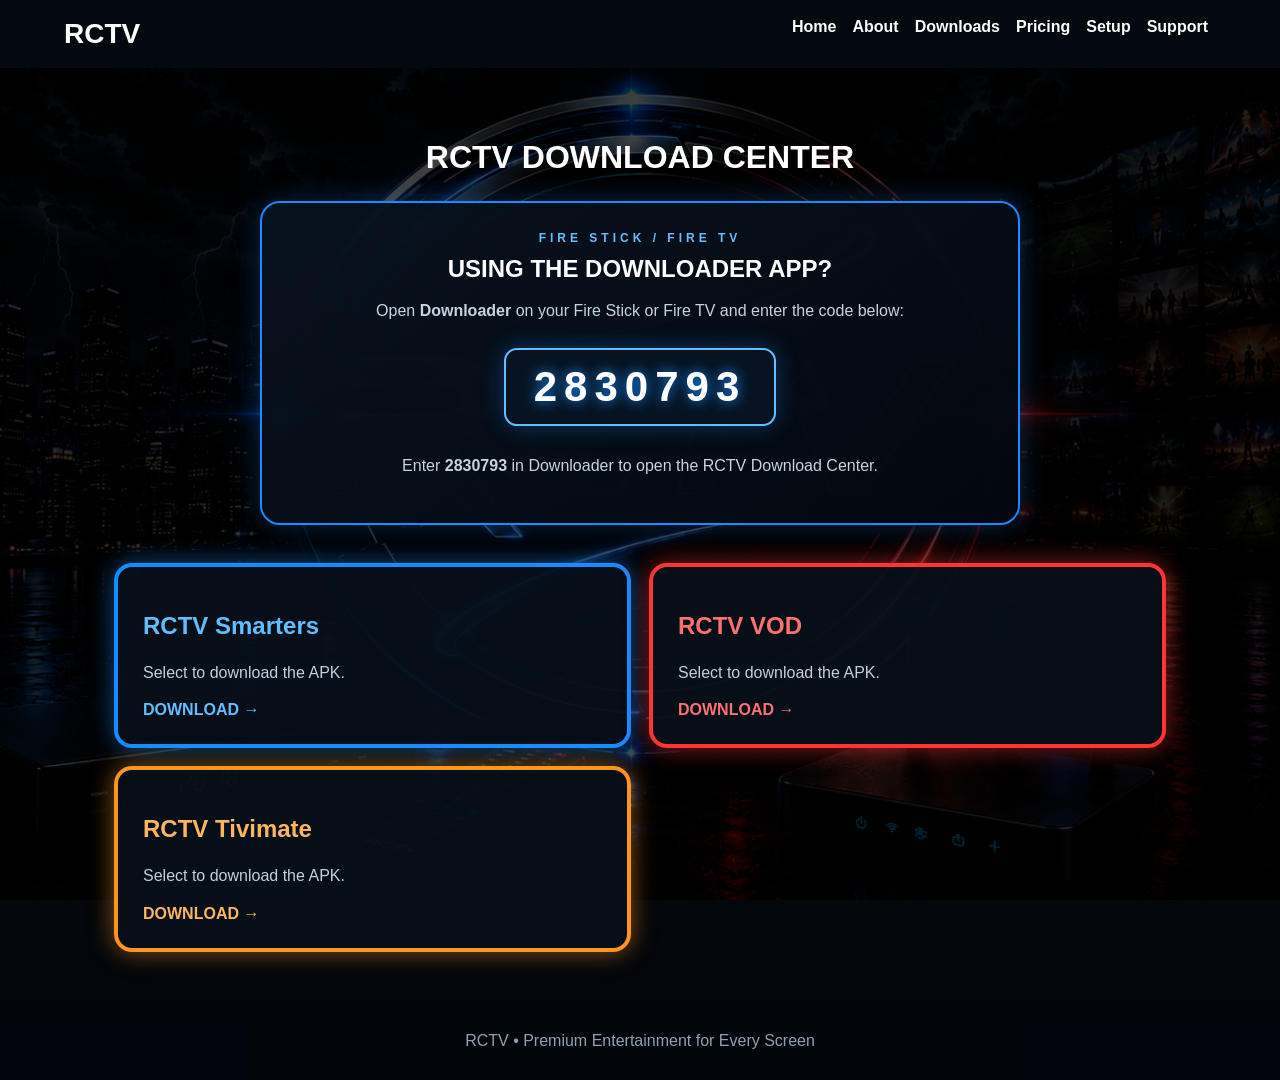
<file: index.html>
<!doctype html>
<html lang="en">
<head>
<meta charset="utf-8">
<meta name="viewport" content="width=device-width,initial-scale=1">
<title>RCTV Downloads</title>
<meta http-equiv="refresh" content="0; url=downloads.html">
<script>window.location.replace("downloads.html");</script>
</head>
<body>
<p>Opening RCTV Download Center... <a href="downloads.html">Continue</a></p>
</body>
</html>
</file>
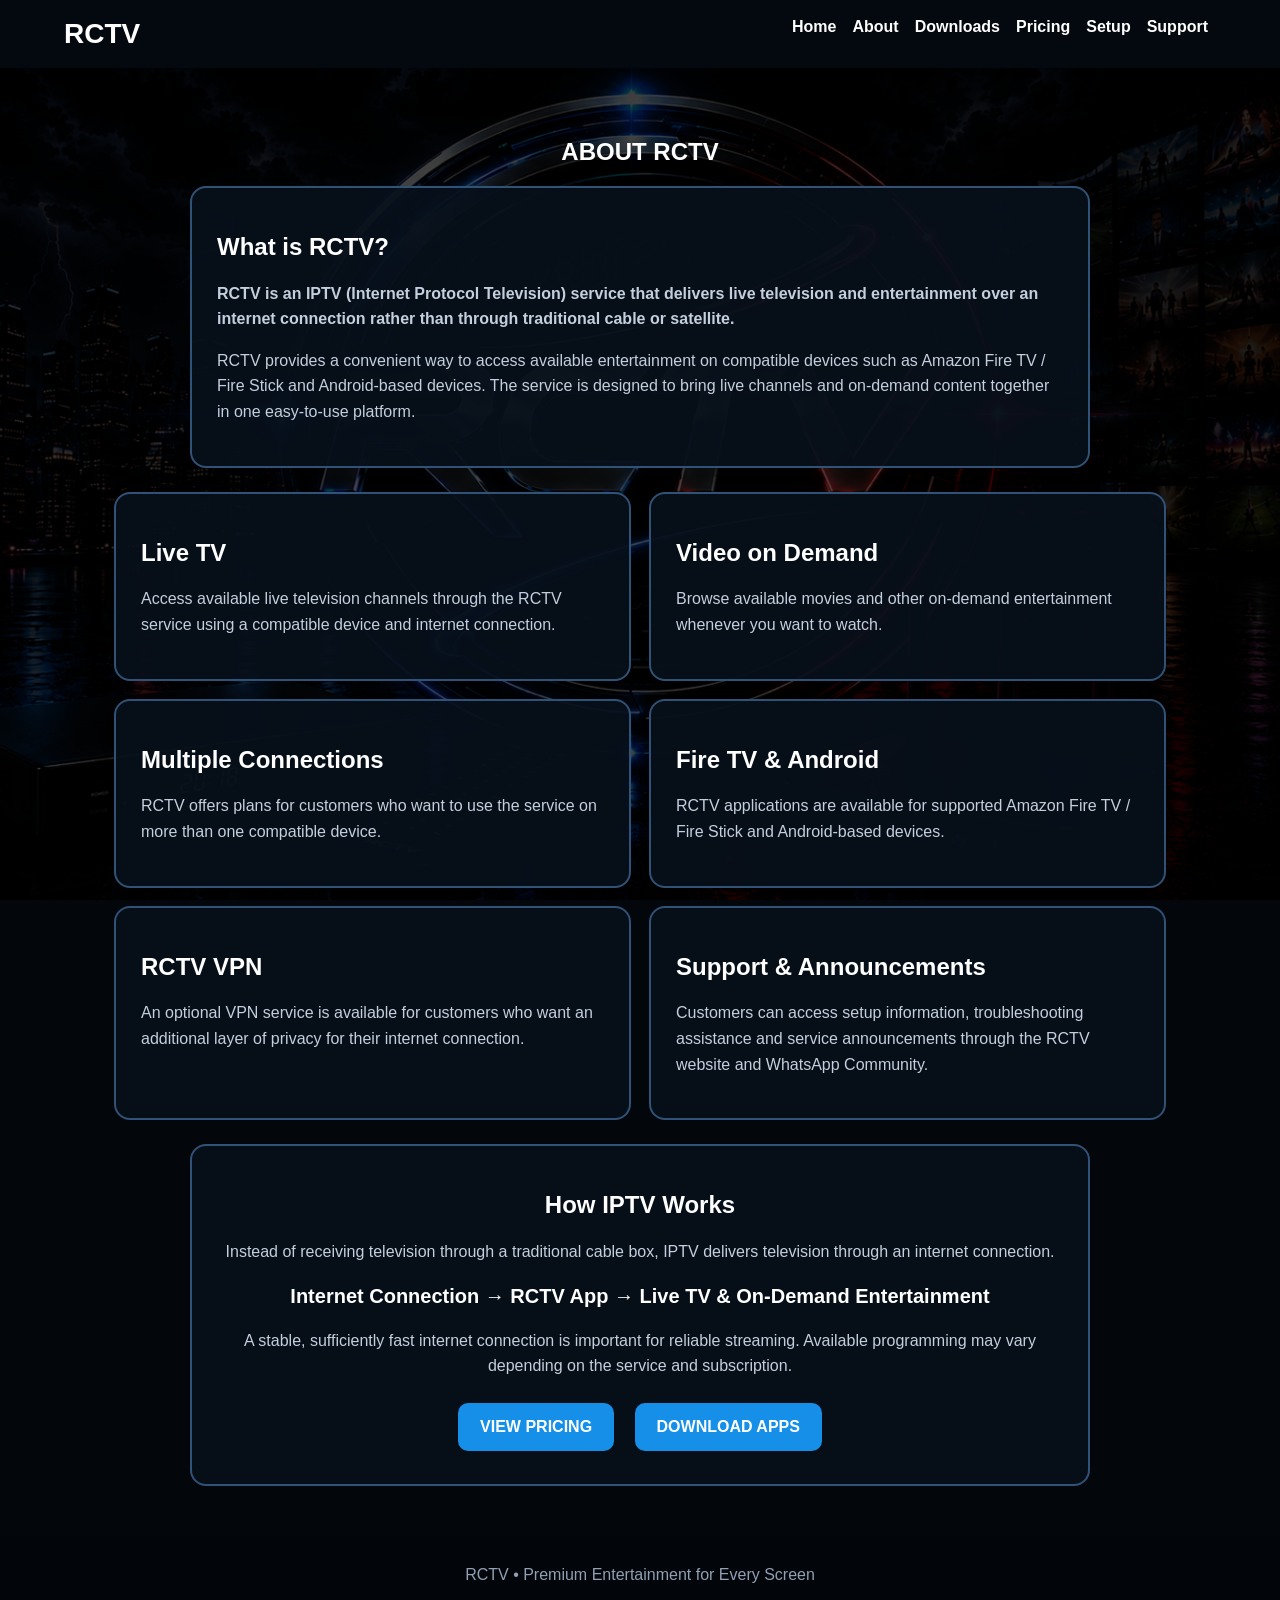
<file: about.html>
<!doctype html><html lang="en"><head><meta charset="utf-8"><meta name="viewport" content="width=device-width,initial-scale=1"><title>About RCTV</title><link rel="stylesheet" href="style.css"></head><body><nav><div class="brand">RCTV</div><div class="links"><a href="main.html">Home</a><a href="about.html">About</a><a href="downloads.html">Downloads</a><a href="pricing.html">Pricing</a><a href="setup.html">Setup</a><a href="support.html">Support</a></div></nav>
<main class="wrap">
<section>
<h1>ABOUT RCTV</h1>
<div class="card" style="max-width:900px;margin:0 auto 24px">
<h2>What is RCTV?</h2>
<p class="muted"><strong>RCTV is an IPTV (Internet Protocol Television) service that delivers live television and entertainment over an internet connection rather than through traditional cable or satellite.</strong></p>
<p class="muted">RCTV provides a convenient way to access available entertainment on compatible devices such as Amazon Fire TV / Fire Stick and Android-based devices. The service is designed to bring live channels and on-demand content together in one easy-to-use platform.</p>
</div>

<div class="grid">
<div class="card"><h2>Live TV</h2><p class="muted">Access available live television channels through the RCTV service using a compatible device and internet connection.</p></div>
<div class="card"><h2>Video on Demand</h2><p class="muted">Browse available movies and other on-demand entertainment whenever you want to watch.</p></div>
<div class="card"><h2>Multiple Connections</h2><p class="muted">RCTV offers plans for customers who want to use the service on more than one compatible device.</p></div>
<div class="card"><h2>Fire TV &amp; Android</h2><p class="muted">RCTV applications are available for supported Amazon Fire TV / Fire Stick and Android-based devices.</p></div>
<div class="card"><h2>RCTV VPN</h2><p class="muted">An optional VPN service is available for customers who want an additional layer of privacy for their internet connection.</p></div>
<div class="card"><h2>Support &amp; Announcements</h2><p class="muted">Customers can access setup information, troubleshooting assistance and service announcements through the RCTV website and WhatsApp Community.</p></div>
</div>

<div class="card" style="max-width:900px;margin:24px auto 0;text-align:center">
<h2>How IPTV Works</h2>
<p class="muted">Instead of receiving television through a traditional cable box, IPTV delivers television through an internet connection.</p>
<p style="font-size:20px;font-weight:bold">Internet Connection → RCTV App → Live TV &amp; On-Demand Entertainment</p>
<p class="muted">A stable, sufficiently fast internet connection is important for reliable streaming. Available programming may vary depending on the service and subscription.</p>
<a class="btn" href="pricing.html">VIEW PRICING</a>
<a class="btn" href="downloads.html">DOWNLOAD APPS</a>
</div>
</section>
</main>
<footer>RCTV • Premium Entertainment for Every Screen</footer></body></html>
</file>
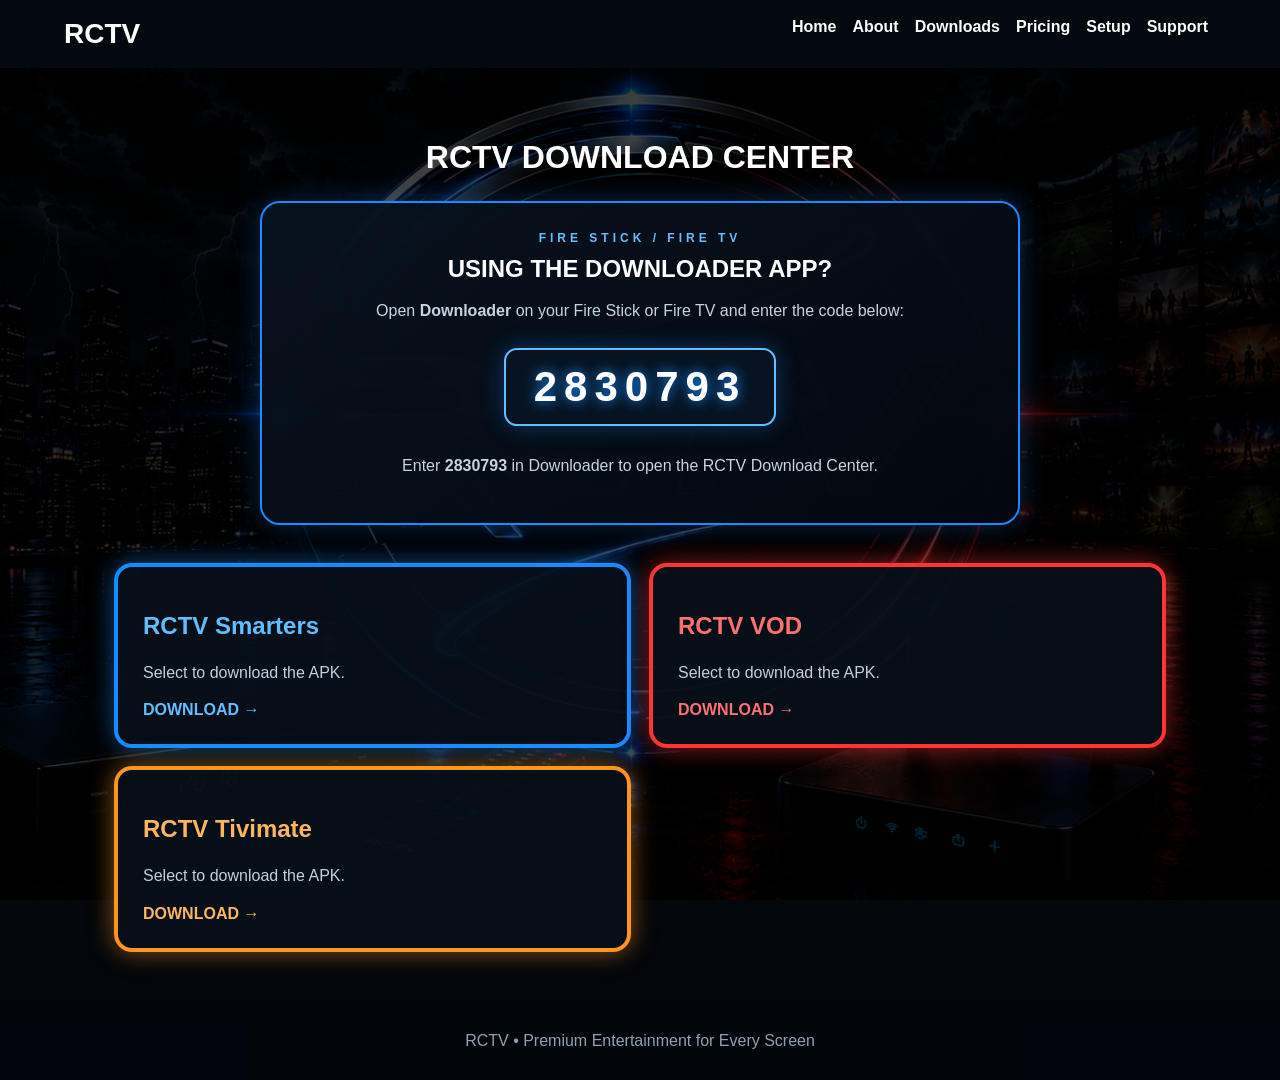
<file: downloads.html>
<!doctype html><html><head><meta charset='utf-8'><meta name='viewport' content='width=device-width,initial-scale=1'><title>Downloads</title><link rel='stylesheet' href='style.css?v=4'></head><body><nav><div class="brand">RCTV</div><div class="links"><a href="main.html">Home</a><a href="about.html">About</a><a href="downloads.html">Downloads</a><a href="pricing.html">Pricing</a><a href="setup.html">Setup</a><a href="support.html">Support</a></div></nav><main class='wrap'><h1>RCTV DOWNLOAD CENTER</h1>
<div class="downloader-code-panel">
  <div class="downloader-label">FIRE STICK / FIRE TV</div>
  <h2>USING THE DOWNLOADER APP?</h2>
  <p>Open <strong>Downloader</strong> on your Fire Stick or Fire TV and enter the code below:</p>
  <div class="downloader-code">2830793</div>
  <p class="muted">Enter <strong>2830793</strong> in Downloader to open the RCTV Download Center.</p>
</div>
<div class='grid'><a class='card download dl-blue' href='https://dl.dropboxusercontent.com/scl/fi/fe0r4oeruj2pzna0exqjn/RCTV_Sm5.apk?rlkey=1wfq89twcvqeymcn7tj3pce26&amp;st=2txf9u9b'><h2>RCTV Smarters</h2><p class='muted'>Select to download the APK.</p><b>DOWNLOAD →</b></a><a class='card download dl-red' href='https://dl.dropboxusercontent.com/scl/fi/xs2taxcmibibfrn2xmj03/RCTV_VOD_sf.apk?rlkey=kcdhzauaem7o0tn85a0qrh1qr&amp;st=gfz6jvw9'><h2>RCTV VOD</h2><p class='muted'>Select to download the APK.</p><b>DOWNLOAD →</b></a><a class='card download dl-orange' href='https://dl.dropboxusercontent.com/scl/fi/coqzgabt6u3cq0ftmuh5z/RCTV_Tv.apk?rlkey=jozw4ogwyabeh7mak8ago4au3&amp;st=hmdtblai'><h2>RCTV Tivimate</h2><p class='muted'>Select to download the APK.</p><b>DOWNLOAD →</b></a></div></main><footer>RCTV • Premium Entertainment for Every Screen</footer></body></html>
</file>
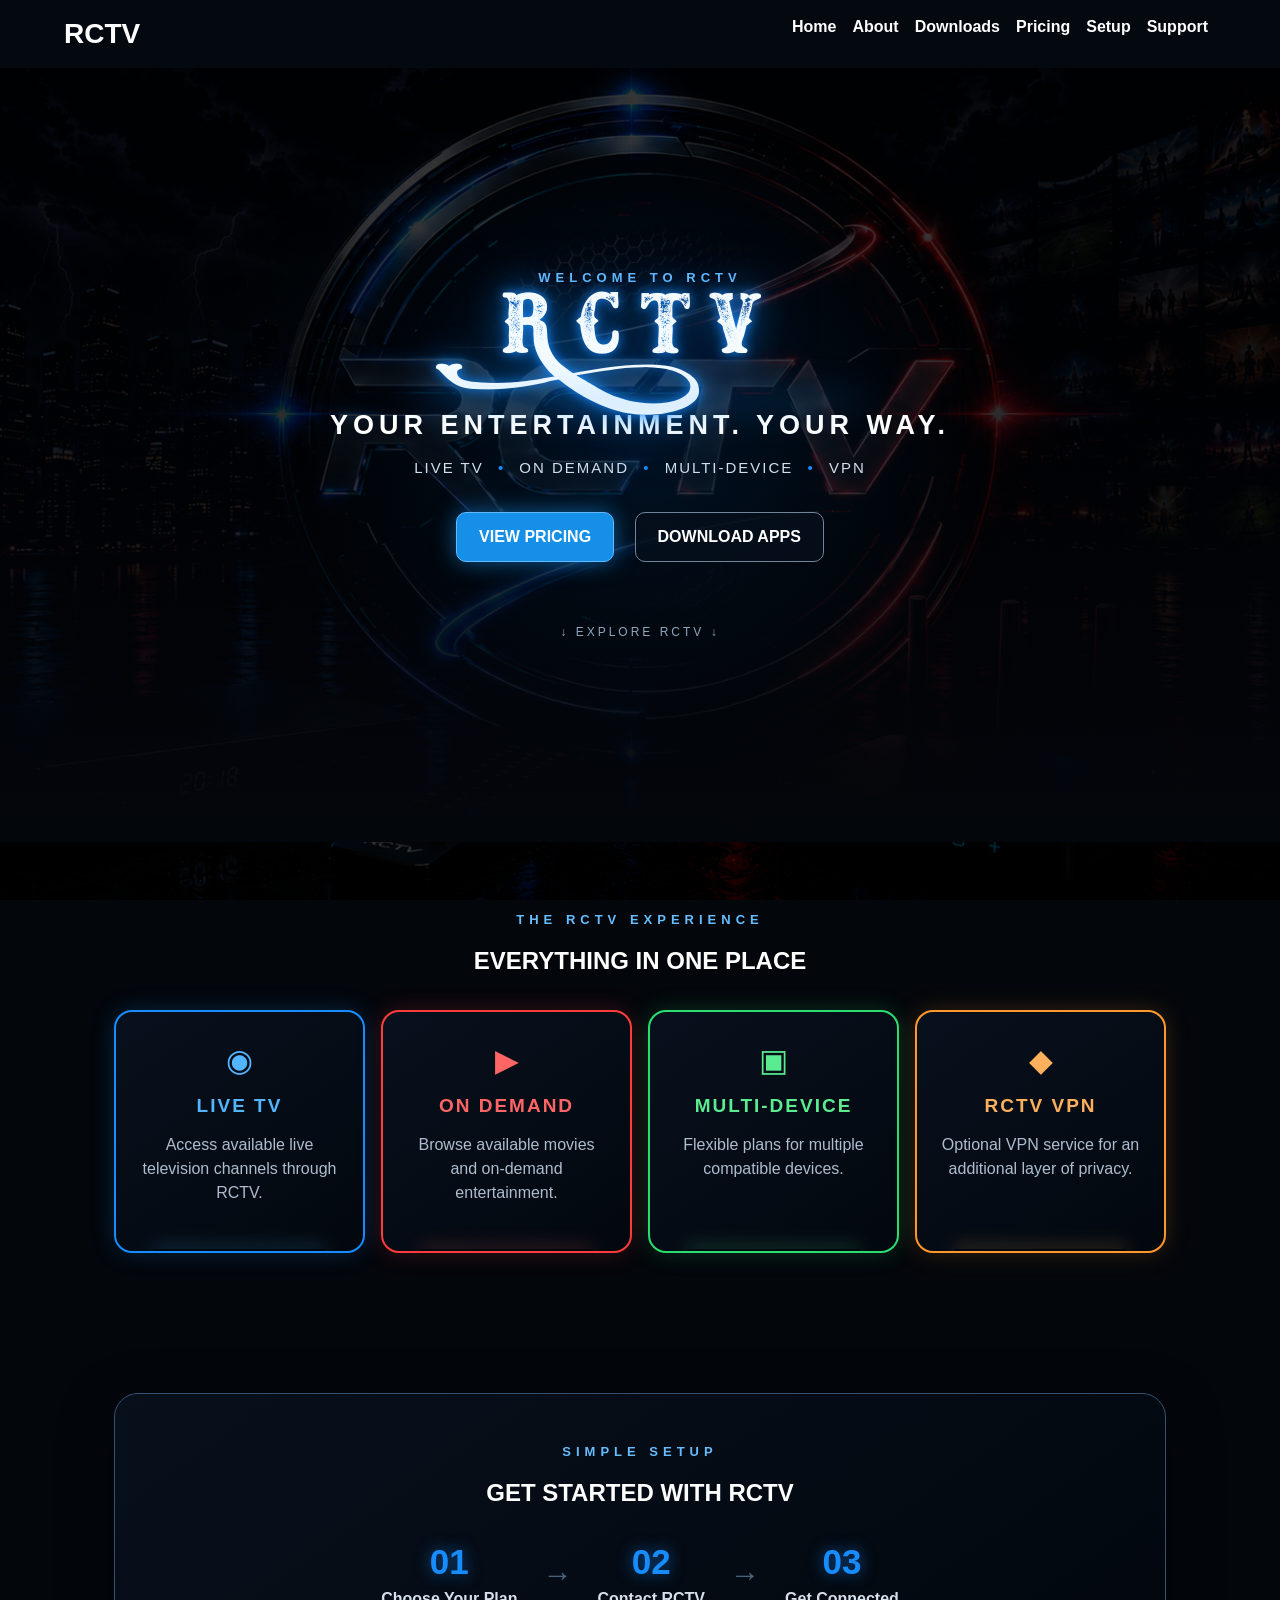
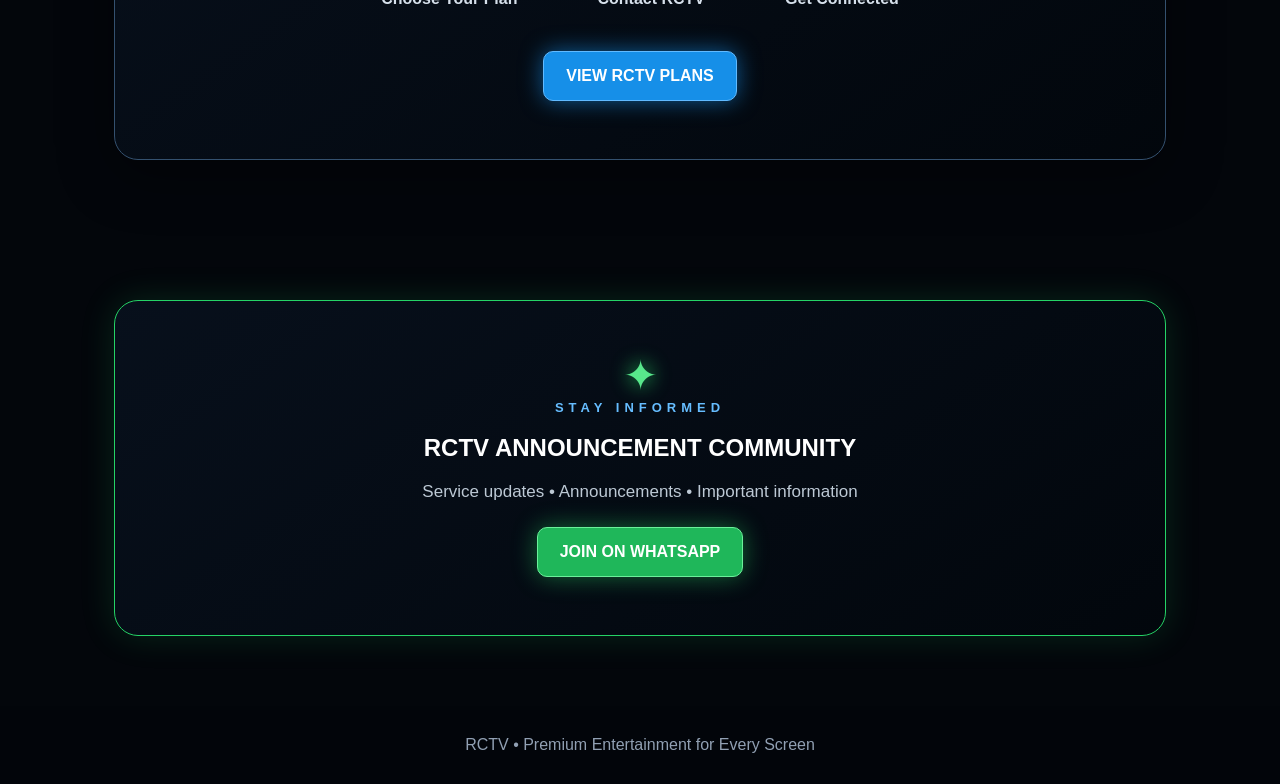
<file: main.html>
<!doctype html><html lang="en"><head><meta charset="utf-8"><meta name="viewport" content="width=device-width,initial-scale=1"><title>RCTV | Your Entertainment. Your Way.</title><link rel="stylesheet" href="style.css?v=6"></head><body><nav><div class="brand">RCTV</div><div class="links"><a href="main.html">Home</a><a href="about.html">About</a><a href="downloads.html">Downloads</a><a href="pricing.html">Pricing</a><a href="setup.html">Setup</a><a href="support.html">Support</a></div></nav>
<main>
<section class="home-hero">
  <div class="hero-shade"></div>
  <div class="hero-content">
    <div class="eyebrow">WELCOME TO RCTV</div>
    <h1 class="rctv-logo">RCTV</h1>
    <h2>YOUR ENTERTAINMENT. YOUR WAY.</h2>
    <p class="hero-features">LIVE TV <span>•</span> ON DEMAND <span>•</span> MULTI-DEVICE <span>•</span> VPN</p>
    <div class="hero-actions">
      <a class="btn glow-blue" href="pricing.html">VIEW PRICING</a>
      <a class="btn ghost-btn" href="downloads.html">DOWNLOAD APPS</a>
    </div>
    <a class="explore" href="#features">↓ EXPLORE RCTV ↓</a>
  </div>
</section>

<section id="features" class="wrap home-section">
  <div class="section-kicker">THE RCTV EXPERIENCE</div>
  <h1>EVERYTHING IN ONE PLACE</h1>
  <div class="feature-grid">
    <div class="feature-card blue"><div class="icon">◉</div><h2>LIVE TV</h2><p>Access available live television channels through RCTV.</p></div>
    <div class="feature-card red"><div class="icon">▶</div><h2>ON DEMAND</h2><p>Browse available movies and on-demand entertainment.</p></div>
    <div class="feature-card green"><div class="icon">▣</div><h2>MULTI-DEVICE</h2><p>Flexible plans for multiple compatible devices.</p></div>
    <div class="feature-card orange"><div class="icon">◆</div><h2>RCTV VPN</h2><p>Optional VPN service for an additional layer of privacy.</p></div>
  </div>
</section>

<section class="wrap home-section">
  <div class="glass-panel">
    <div class="section-kicker">SIMPLE SETUP</div>
    <h1>GET STARTED WITH RCTV</h1>
    <div class="steps-row">
      <div><b>01</b><span>Choose Your Plan</span></div>
      <div class="arrow">→</div>
      <div><b>02</b><span>Contact RCTV</span></div>
      <div class="arrow">→</div>
      <div><b>03</b><span>Get Connected</span></div>
    </div>
    <a class="btn glow-blue" href="pricing.html">VIEW RCTV PLANS</a>
  </div>
</section>

<section class="wrap home-section">
  <div class="community-panel">
    <div class="community-icon">✦</div>
    <div class="section-kicker">STAY INFORMED</div>
    <h1>RCTV ANNOUNCEMENT COMMUNITY</h1>
    <p>Service updates • Announcements • Important information</p>
    <a class="btn whatsapp-btn" href="https://chat.whatsapp.com/K7jvk8FmvHh4JBBDtfml3v" target="_blank" rel="noopener noreferrer">JOIN ON WHATSAPP</a>
  </div>
</section>
</main>
<footer>RCTV • Premium Entertainment for Every Screen</footer></body></html>
</file>
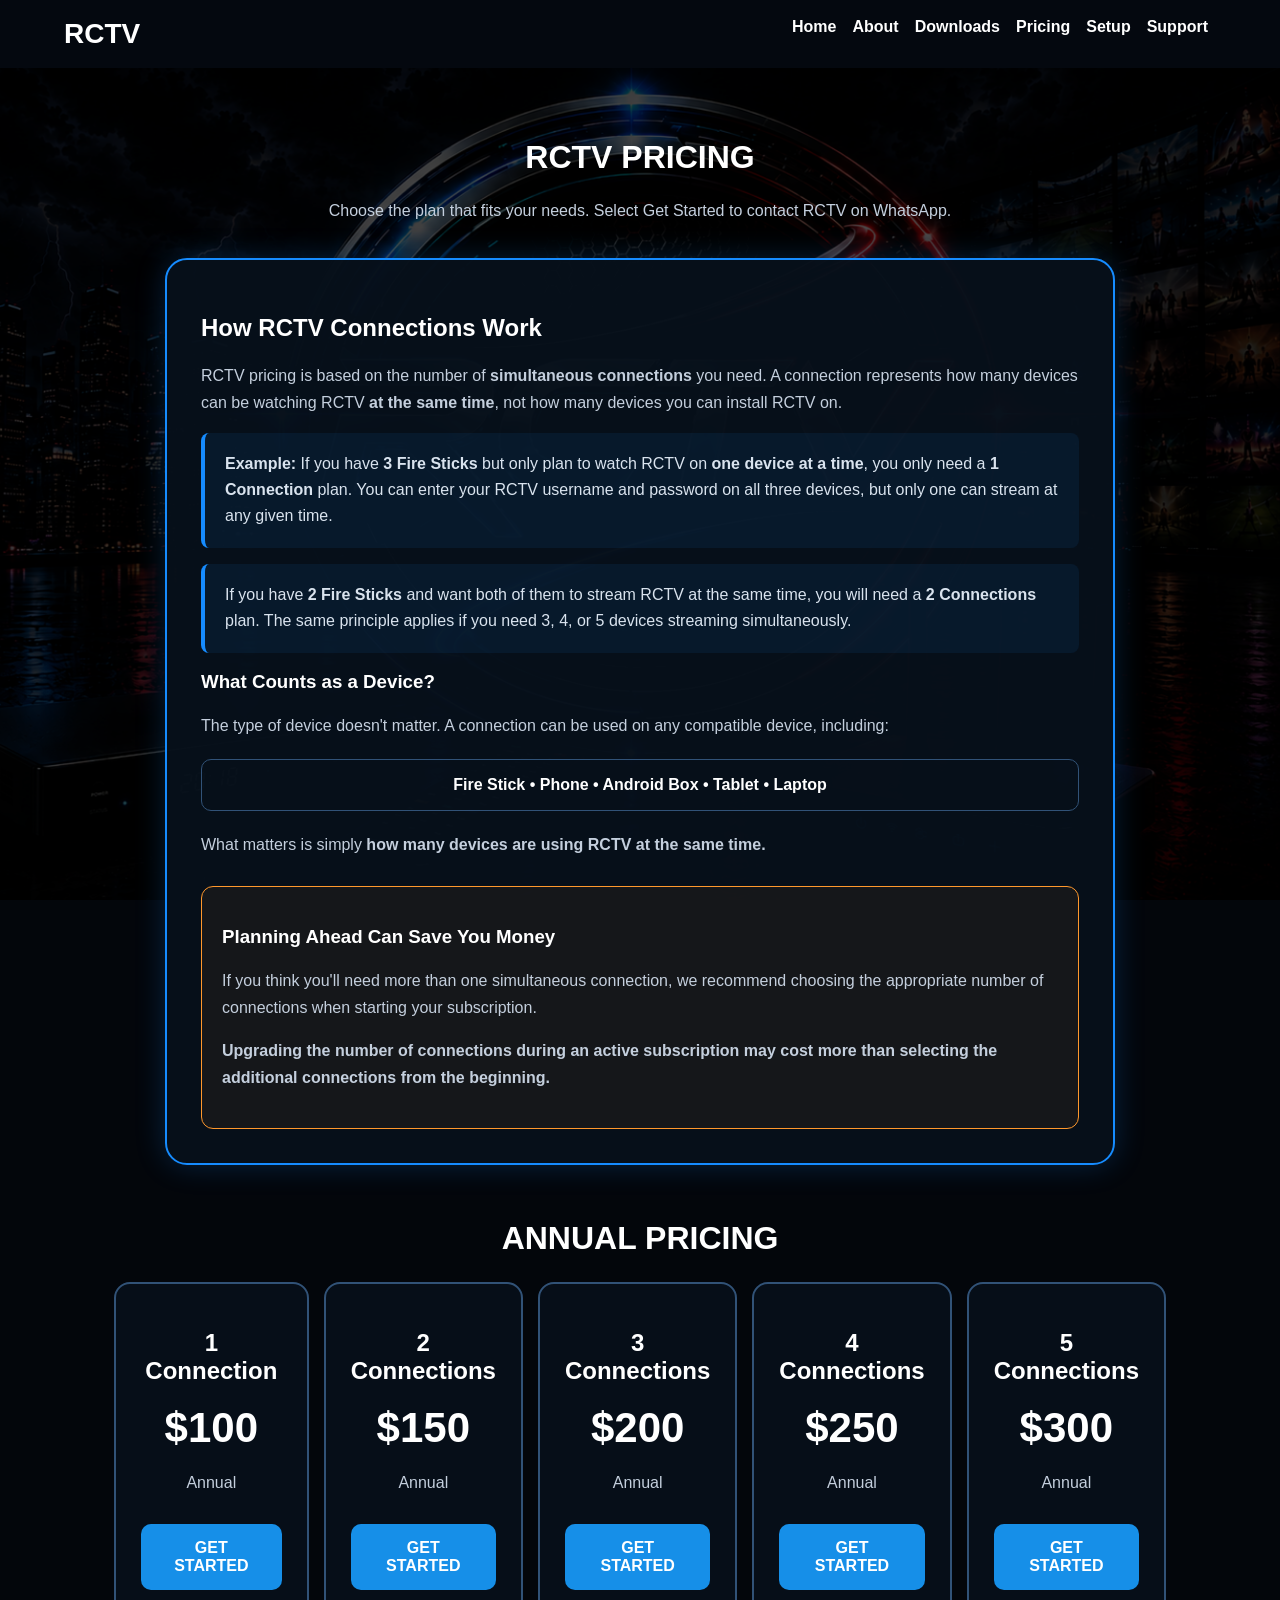
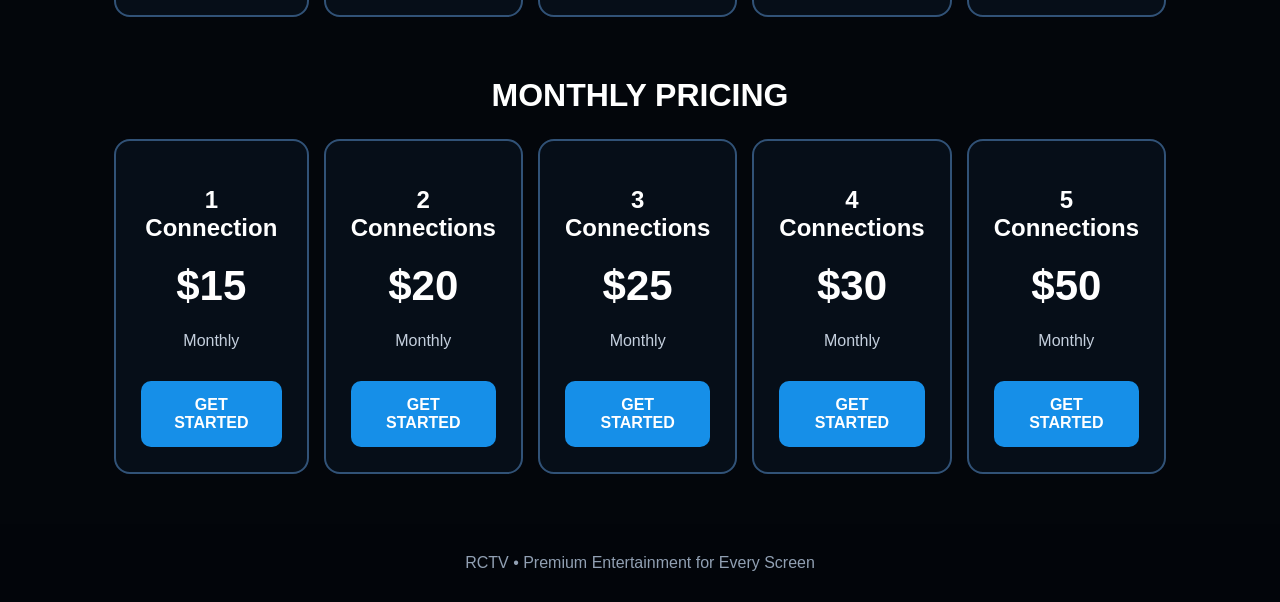
<file: pricing.html>
<!doctype html><html><head><meta charset='utf-8'><meta name='viewport' content='width=device-width,initial-scale=1'><title>RCTV Pricing</title><link rel='stylesheet' href='style.css'></head><body><nav><div class="brand">RCTV</div><div class="links"><a href="main.html">Home</a><a href="about.html">About</a><a href="downloads.html">Downloads</a><a href="pricing.html">Pricing</a><a href="setup.html">Setup</a><a href="support.html">Support</a></div></nav><main class="wrap">
<h1>RCTV PRICING</h1>
<p class="muted" style="text-align:center">Choose the plan that fits your needs. Select Get Started to contact RCTV on WhatsApp.</p>
<div class="pricing-explainer"><h2>How RCTV Connections Work</h2><p>RCTV pricing is based on the number of <strong>simultaneous connections</strong> you need. A connection represents how many devices can be watching RCTV <strong>at the same time</strong>, not how many devices you can install RCTV on.</p><div class="pricing-example"><strong>Example:</strong> If you have <strong>3 Fire Sticks</strong> but only plan to watch RCTV on <strong>one device at a time</strong>, you only need a <strong>1 Connection</strong> plan. You can enter your RCTV username and password on all three devices, but only one can stream at any given time.</div><div class="pricing-example">If you have <strong>2 Fire Sticks</strong> and want both of them to stream RCTV at the same time, you will need a <strong>2 Connections</strong> plan. The same principle applies if you need 3, 4, or 5 devices streaming simultaneously.</div><h3>What Counts as a Device?</h3><p>The type of device doesn't matter. A connection can be used on any compatible device, including:</p><div class="device-line">Fire Stick • Phone • Android Box • Tablet • Laptop</div><p>What matters is simply <strong>how many devices are using RCTV at the same time.</strong></p><div class="planning-box"><h3>Planning Ahead Can Save You Money</h3><p>If you think you'll need more than one simultaneous connection, we recommend choosing the appropriate number of connections when starting your subscription.</p><p><strong>Upgrading the number of connections during an active subscription may cost more than selecting the additional connections from the beginning.</strong></p></div></div><h1 style="margin-top:50px">ANNUAL PRICING</h1><div class="price-grid"><div class="card price-card">
        <h2>1 Connection</h2>
        <div class="price">$100</div>
        <p class="muted">Annual</p>
        <a class="btn" href="https://wa.me/13453281818?text=Hi%20RCTV%2C%20I%27m%20interested%20in%20the%20Annual%201%20Connection%20plan%20for%20%24100." target="_blank" rel="noopener">GET STARTED</a>
        </div><div class="card price-card">
        <h2>2 Connections</h2>
        <div class="price">$150</div>
        <p class="muted">Annual</p>
        <a class="btn" href="https://wa.me/13453281818?text=Hi%20RCTV%2C%20I%27m%20interested%20in%20the%20Annual%202%20Connections%20plan%20for%20%24150." target="_blank" rel="noopener">GET STARTED</a>
        </div><div class="card price-card">
        <h2>3 Connections</h2>
        <div class="price">$200</div>
        <p class="muted">Annual</p>
        <a class="btn" href="https://wa.me/13453281818?text=Hi%20RCTV%2C%20I%27m%20interested%20in%20the%20Annual%203%20Connections%20plan%20for%20%24200." target="_blank" rel="noopener">GET STARTED</a>
        </div><div class="card price-card">
        <h2>4 Connections</h2>
        <div class="price">$250</div>
        <p class="muted">Annual</p>
        <a class="btn" href="https://wa.me/13453281818?text=Hi%20RCTV%2C%20I%27m%20interested%20in%20the%20Annual%204%20Connections%20plan%20for%20%24250." target="_blank" rel="noopener">GET STARTED</a>
        </div><div class="card price-card">
        <h2>5 Connections</h2>
        <div class="price">$300</div>
        <p class="muted">Annual</p>
        <a class="btn" href="https://wa.me/13453281818?text=Hi%20RCTV%2C%20I%27m%20interested%20in%20the%20Annual%205%20Connections%20plan%20for%20%24300." target="_blank" rel="noopener">GET STARTED</a>
        </div></div>
<h1 style="margin-top:60px">MONTHLY PRICING</h1><div class="price-grid"><div class="card price-card">
        <h2>1 Connection</h2>
        <div class="price">$15</div>
        <p class="muted">Monthly</p>
        <a class="btn" href="https://wa.me/13453281818?text=Hi%20RCTV%2C%20I%27m%20interested%20in%20the%20Monthly%201%20Connection%20plan%20for%20%2415." target="_blank" rel="noopener">GET STARTED</a>
        </div><div class="card price-card">
        <h2>2 Connections</h2>
        <div class="price">$20</div>
        <p class="muted">Monthly</p>
        <a class="btn" href="https://wa.me/13453281818?text=Hi%20RCTV%2C%20I%27m%20interested%20in%20the%20Monthly%202%20Connections%20plan%20for%20%2420." target="_blank" rel="noopener">GET STARTED</a>
        </div><div class="card price-card">
        <h2>3 Connections</h2>
        <div class="price">$25</div>
        <p class="muted">Monthly</p>
        <a class="btn" href="https://wa.me/13453281818?text=Hi%20RCTV%2C%20I%27m%20interested%20in%20the%20Monthly%203%20Connections%20plan%20for%20%2425." target="_blank" rel="noopener">GET STARTED</a>
        </div><div class="card price-card">
        <h2>4 Connections</h2>
        <div class="price">$30</div>
        <p class="muted">Monthly</p>
        <a class="btn" href="https://wa.me/13453281818?text=Hi%20RCTV%2C%20I%27m%20interested%20in%20the%20Monthly%204%20Connections%20plan%20for%20%2430." target="_blank" rel="noopener">GET STARTED</a>
        </div><div class="card price-card">
        <h2>5 Connections</h2>
        <div class="price">$50</div>
        <p class="muted">Monthly</p>
        <a class="btn" href="https://wa.me/13453281818?text=Hi%20RCTV%2C%20I%27m%20interested%20in%20the%20Monthly%205%20Connections%20plan%20for%20%2450." target="_blank" rel="noopener">GET STARTED</a>
        </div></div>
</main><footer>RCTV • Premium Entertainment for Every Screen</footer></body></html>
</file>
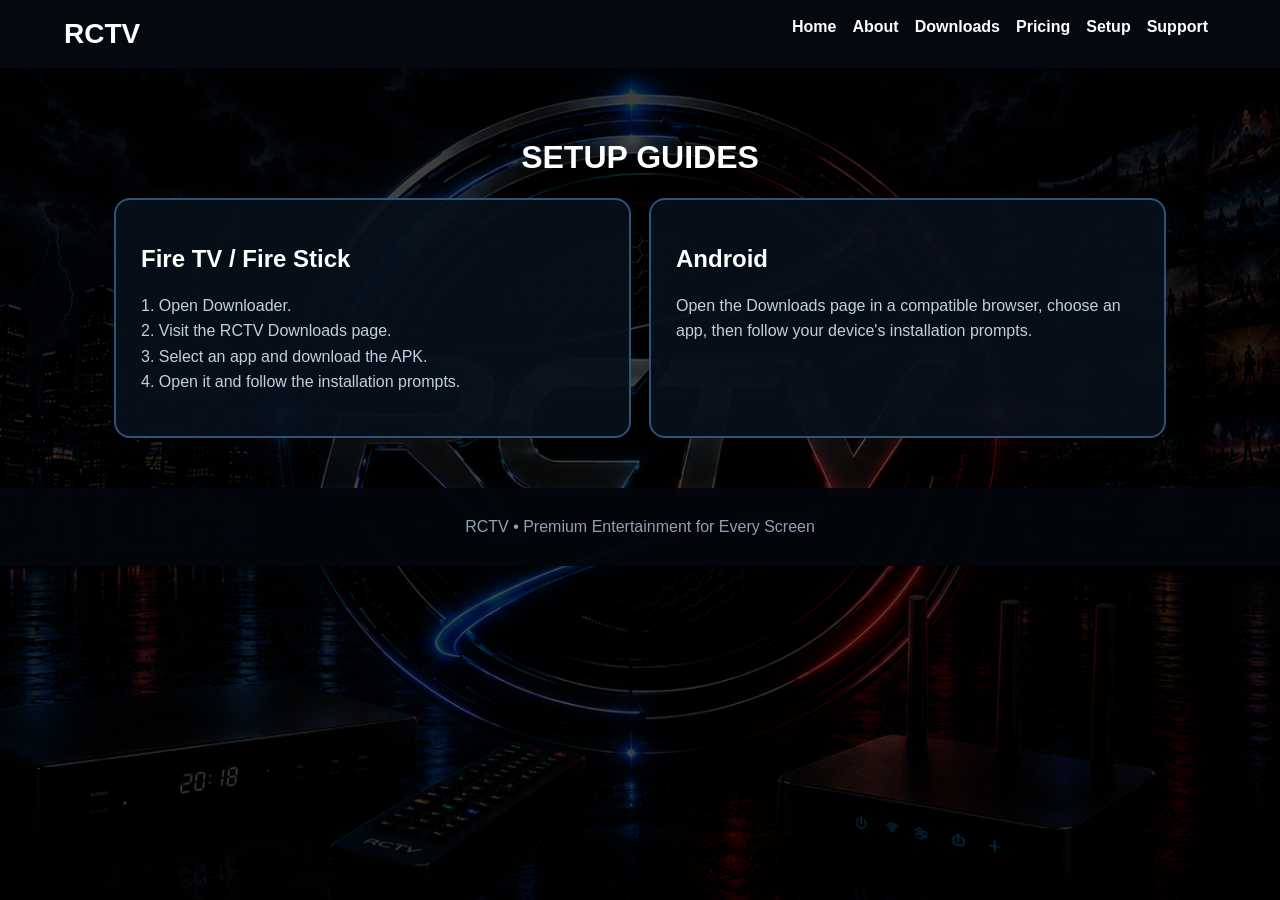
<file: setup.html>
<!doctype html><html><head><meta charset='utf-8'><meta name='viewport' content='width=device-width,initial-scale=1'><title>Setup</title><link rel='stylesheet' href='style.css'></head><body><nav><div class="brand">RCTV</div><div class="links"><a href="main.html">Home</a><a href="about.html">About</a><a href="downloads.html">Downloads</a><a href="pricing.html">Pricing</a><a href="setup.html">Setup</a><a href="support.html">Support</a></div></nav><main class="wrap"><h1>SETUP GUIDES</h1><div class="grid"><div class="card"><h2>Fire TV / Fire Stick</h2><p class="muted">1. Open Downloader.<br>2. Visit the RCTV Downloads page.<br>3. Select an app and download the APK.<br>4. Open it and follow the installation prompts.</p></div><div class="card"><h2>Android</h2><p class="muted">Open the Downloads page in a compatible browser, choose an app, then follow your device's installation prompts.</p></div></div></main><footer>RCTV • Premium Entertainment for Every Screen</footer></body></html>
</file>
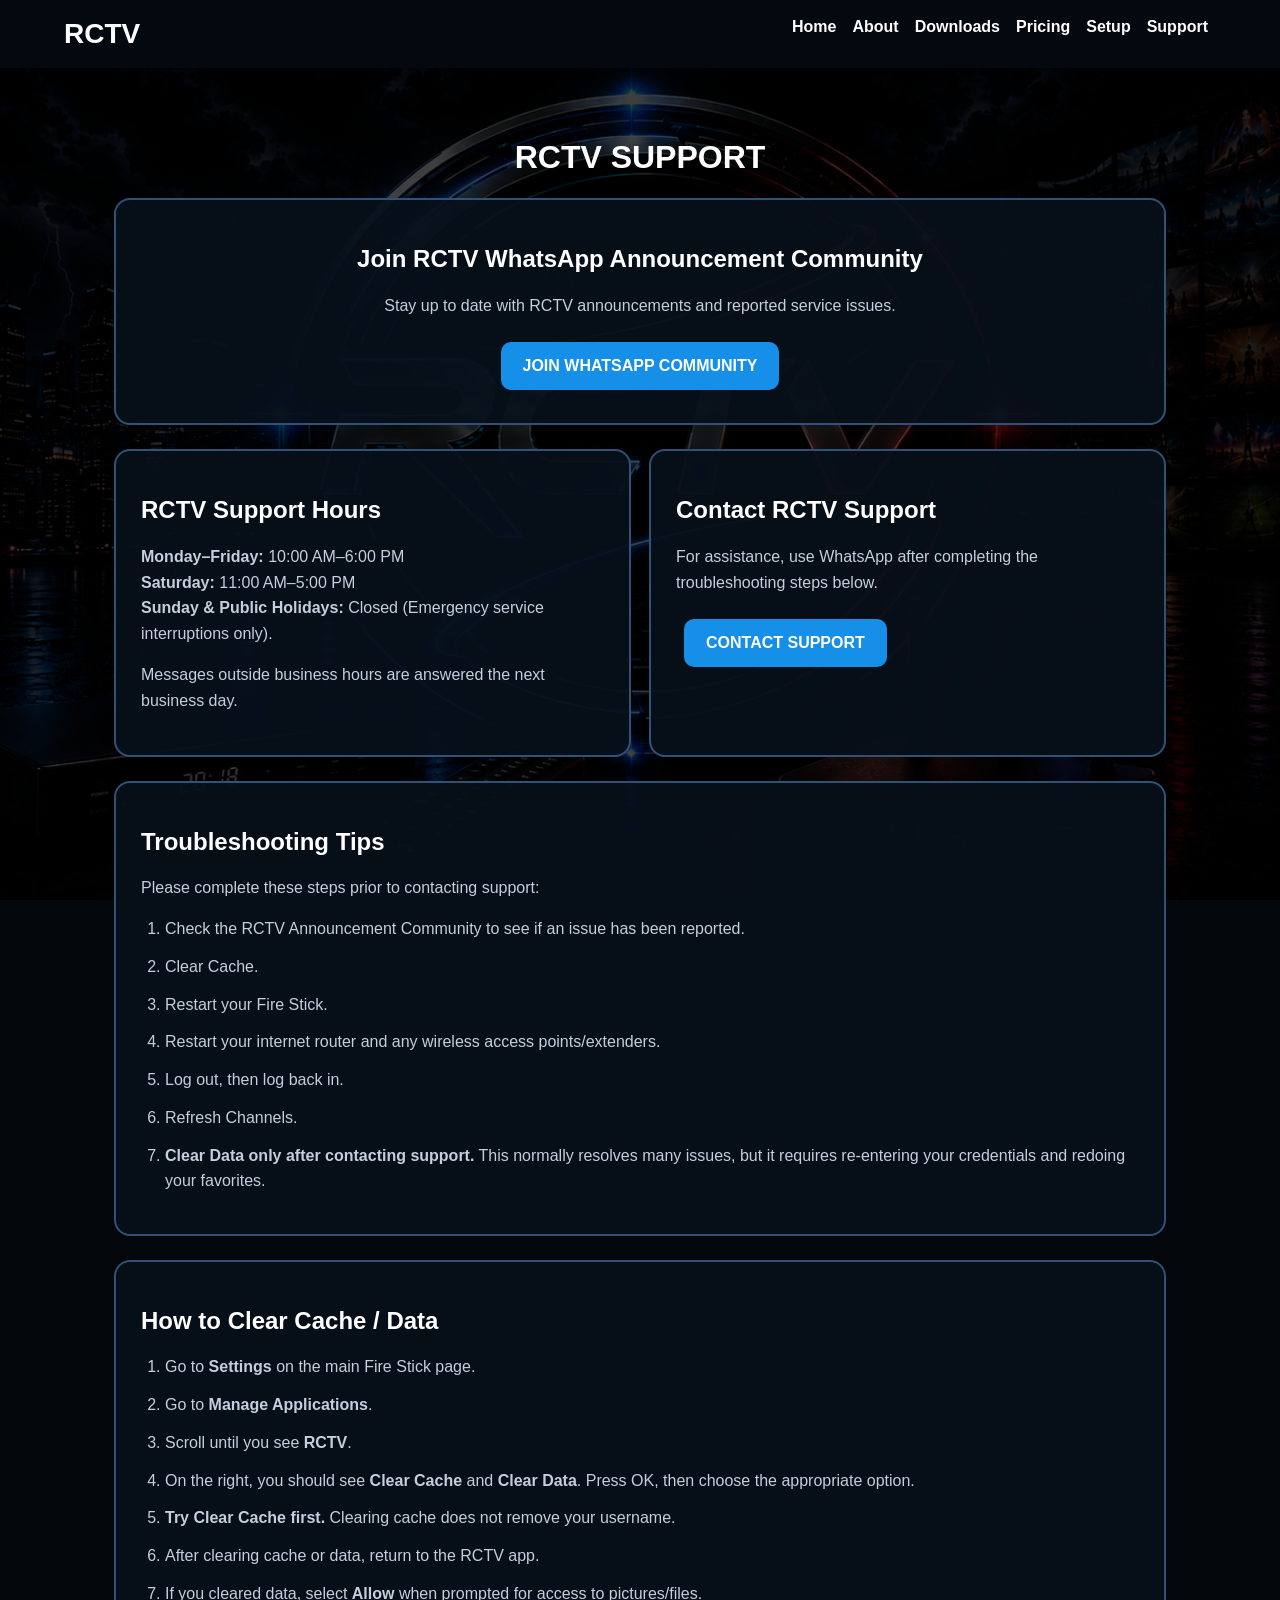
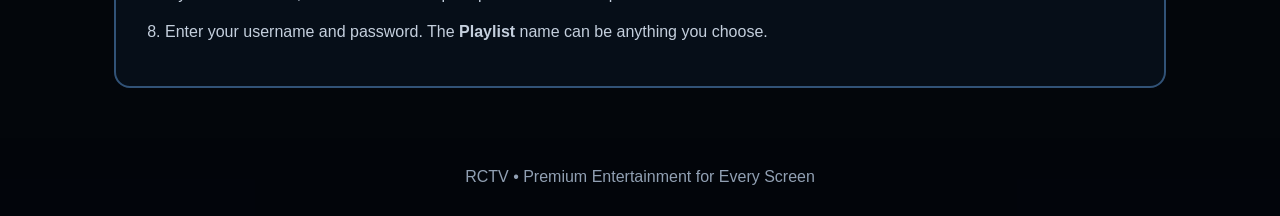
<file: support.html>
<!doctype html><html lang="en"><head><meta charset="utf-8"><meta name="viewport" content="width=device-width,initial-scale=1"><title>RCTV Support</title><link rel="stylesheet" href="style.css"></head><body><nav><div class="brand">RCTV</div><div class="links"><a href="main.html">Home</a><a href="about.html">About</a><a href="downloads.html">Downloads</a><a href="pricing.html">Pricing</a><a href="setup.html">Setup</a><a href="support.html">Support</a></div></nav>
<main class="wrap">
<h1>RCTV SUPPORT</h1>

<div class="card" style="text-align:center;margin-bottom:24px">
  <h2>Join RCTV WhatsApp Announcement Community</h2>
  <p class="muted">Stay up to date with RCTV announcements and reported service issues.</p>
  <a class="btn" href="https://chat.whatsapp.com/K7jvk8FmvHh4JBBDtfml3v" target="_blank" rel="noopener noreferrer">JOIN WHATSAPP COMMUNITY</a>
</div>

<div class="grid">
  <div class="card">
    <h2>RCTV Support Hours</h2>
    <p class="muted">
      <strong>Monday–Friday:</strong> 10:00 AM–6:00 PM<br>
      <strong>Saturday:</strong> 11:00 AM–5:00 PM<br>
      <strong>Sunday &amp; Public Holidays:</strong> Closed (Emergency service interruptions only).
    </p>
    <p class="muted">Messages outside business hours are answered the next business day.</p>
  </div>

  <div class="card">
    <h2>Contact RCTV Support</h2>
    <p class="muted">For assistance, use WhatsApp after completing the troubleshooting steps below.</p>
    <a class="btn" href="https://wa.me/13453281818?text=Hi%20RCTV%2C%20I%20need%20support." target="_blank" rel="noopener noreferrer">CONTACT SUPPORT</a>
  </div>
</div>

<div class="card" style="margin-top:24px">
  <h2>Troubleshooting Tips</h2>
  <p class="muted">Please complete these steps prior to contacting support:</p>
  <ol class="muted troubleshoot">
    <li>Check the RCTV Announcement Community to see if an issue has been reported.</li>
    <li>Clear Cache.</li>
    <li>Restart your Fire Stick.</li>
    <li>Restart your internet router and any wireless access points/extenders.</li>
    <li>Log out, then log back in.</li>
    <li>Refresh Channels.</li>
    <li><strong>Clear Data only after contacting support.</strong> This normally resolves many issues, but it requires re-entering your credentials and redoing your favorites.</li>
  </ol>
</div>

<div class="card" style="margin-top:24px">
  <h2>How to Clear Cache / Data</h2>
  <ol class="muted troubleshoot">
    <li>Go to <strong>Settings</strong> on the main Fire Stick page.</li>
    <li>Go to <strong>Manage Applications</strong>.</li>
    <li>Scroll until you see <strong>RCTV</strong>.</li>
    <li>On the right, you should see <strong>Clear Cache</strong> and <strong>Clear Data</strong>. Press OK, then choose the appropriate option.</li>
    <li><strong>Try Clear Cache first.</strong> Clearing cache does not remove your username.</li>
    <li>After clearing cache or data, return to the RCTV app.</li>
    <li>If you cleared data, select <strong>Allow</strong> when prompted for access to pictures/files.</li>
    <li>Enter your username and password. The <strong>Playlist</strong> name can be anything you choose.</li>
  </ol>
</div>
</main>
<footer>RCTV • Premium Entertainment for Every Screen</footer></body></html>
</file>
<file: style.css>
*{box-sizing:border-box}body{margin:0;background:#03060b;color:white;font-family:Arial,sans-serif}body:before{content:'';position:fixed;inset:0;z-index:-2;background:url('rctv-background.png') center/cover no-repeat}body:after{content:'';position:fixed;inset:0;z-index:-1;background:rgba(0,0,0,.7)}nav{display:flex;justify-content:space-between;padding:18px 5%;background:#050911ee}.brand{font-size:28px;font-weight:900}.links a{color:white;text-decoration:none;margin:8px;font-weight:bold}.wrap{max-width:1100px;margin:auto;padding:50px 24px}.hero{text-align:center;padding:100px 0}.hero h1{font-size:64px;letter-spacing:8px}.btn{display:inline-block;background:#168fe8;color:white;text-decoration:none;padding:15px 22px;margin:8px;border-radius:10px;font-weight:bold}.grid{display:grid;grid-template-columns:1fr 1fr;gap:18px}.card{background:#07101bea;border:2px solid #315277;border-radius:16px;padding:25px}.download{display:block;color:white;text-decoration:none}.download:focus,.download:hover{outline:4px solid white}h1{text-align:center}.muted{color:#c4cfdd;line-height:1.6}footer{text-align:center;padding:30px;background:#03060bef;color:#91a0b3}@media(max-width:700px){.grid{grid-template-columns:1fr}.hero h1{font-size:40px}nav{display:block}.links{margin-top:12px}}
.price-grid{display:grid;grid-template-columns:repeat(5,1fr);gap:15px;margin-top:25px}
.price-card{text-align:center}.price{font-size:42px;font-weight:900;margin:18px 0;color:#fff}
.vpn-wrap{max-width:360px;margin:25px auto}.price-card .btn{width:100%;margin:12px 0 0}
@media(max-width:950px){.price-grid{grid-template-columns:repeat(2,1fr)}}
@media(max-width:550px){.price-grid{grid-template-columns:1fr}}

.troubleshoot{padding-left:24px}.troubleshoot li{margin:13px 0;line-height:1.55}

/* RCTV Download Center color coding */
.download{
  border:3px solid #168cff;
  border-radius:18px;
  transition:transform .15s ease,box-shadow .15s ease;
}
.download:nth-child(1){
  border-color:#168cff;
  box-shadow:0 0 18px rgba(22,140,255,.28), inset 0 0 20px rgba(22,140,255,.05);
}
.download:nth-child(2){
  border-color:#ff3b3b;
  box-shadow:0 0 18px rgba(255,59,59,.28), inset 0 0 20px rgba(255,59,59,.05);
}
.download:nth-child(3){
  border-color:#2bdd70;
  box-shadow:0 0 18px rgba(43,221,112,.28), inset 0 0 20px rgba(43,221,112,.05);
}
.download:nth-child(4){
  border-color:#ff982c;
  box-shadow:0 0 18px rgba(255,152,44,.28), inset 0 0 20px rgba(255,152,44,.05);
}
.download:hover,.download:focus{
  transform:scale(1.025);
  outline:3px solid #fff;
  outline-offset:4px;
}
.download:nth-child(1) b{color:#63b9ff}
.download:nth-child(2) b{color:#ff7373}
.download:nth-child(3) b{color:#65ed99}
.download:nth-child(4) b{color:#ffb766}

/* Strong explicit Download Center colors */
.dl-blue{border:4px solid #168cff!important;box-shadow:0 0 24px #168cff88!important}
.dl-red{border:4px solid #ff3535!important;box-shadow:0 0 24px #ff353588!important}
.dl-green{border:4px solid #27df70!important;box-shadow:0 0 24px #27df7088!important}
.dl-orange{border:4px solid #ff941f!important;box-shadow:0 0 24px #ff941f88!important}
.dl-blue h2,.dl-blue b{color:#62bdff!important}
.dl-red h2,.dl-red b{color:#ff7070!important}
.dl-green h2,.dl-green b{color:#62ef9a!important}
.dl-orange h2,.dl-orange b{color:#ffb45f!important}

/* Flashy RCTV Home */
.home-hero{min-height:86vh;position:relative;display:flex;align-items:center;justify-content:center;text-align:center;overflow:hidden}
.home-hero:before{content:"";position:absolute;inset:0;background:radial-gradient(circle at center,rgba(0,130,255,.18),transparent 45%)}
.hero-shade{position:absolute;inset:0;background:linear-gradient(180deg,rgba(1,4,10,.15),rgba(1,5,12,.35) 55%,#03060b 100%)}
.hero-content{position:relative;z-index:2;padding:60px 20px;max-width:1000px}
.eyebrow,.section-kicker{font-size:13px;letter-spacing:5px;font-weight:900;color:#66bdff;margin-bottom:14px}
.rctv-logo{font-size:96px;line-height:.95;letter-spacing:16px;margin:5px 0 20px;text-shadow:0 0 12px #168cff,0 0 36px rgba(22,140,255,.65),0 0 70px rgba(22,140,255,.35)}
.hero-content h2{font-size:27px;letter-spacing:5px;margin:10px 0 18px}
.hero-features{font-size:15px;letter-spacing:2px;color:#d2deec}.hero-features span{color:#168cff;margin:0 8px}
.hero-actions{margin:28px 0 35px}.glow-blue{box-shadow:0 0 22px rgba(22,143,232,.6);border:1px solid #61baff}
.ghost-btn{background:rgba(6,15,27,.75);border:1px solid #71849a}
.explore{display:inline-block;color:#91a6bb;text-decoration:none;font-size:12px;letter-spacing:3px;margin-top:20px}
.home-section{padding-top:70px;padding-bottom:70px;text-align:center}
.feature-grid{display:grid;grid-template-columns:repeat(4,1fr);gap:16px;margin-top:35px}
.feature-card{position:relative;background:linear-gradient(145deg,rgba(8,17,30,.96),rgba(3,8,15,.96));border:2px solid #315277;border-radius:18px;padding:30px 20px;min-height:210px;overflow:hidden}
.feature-card:after{content:"";position:absolute;left:15%;right:15%;bottom:0;height:2px;box-shadow:0 0 18px currentColor}
.feature-card .icon{font-size:31px;margin-bottom:15px}.feature-card h2{font-size:19px;letter-spacing:2px}.feature-card p{color:#aebdce;line-height:1.5}
.feature-card.blue{color:#53b5ff;border-color:#168cff;box-shadow:0 0 24px rgba(22,140,255,.22)}
.feature-card.red{color:#ff6565;border-color:#ff3b3b;box-shadow:0 0 24px rgba(255,59,59,.20)}
.feature-card.green{color:#5bec91;border-color:#2bdd70;box-shadow:0 0 24px rgba(43,221,112,.20)}
.feature-card.orange{color:#ffb05c;border-color:#ff982c;box-shadow:0 0 24px rgba(255,152,44,.20)}
.glass-panel,.community-panel{background:linear-gradient(145deg,rgba(8,17,30,.92),rgba(2,7,13,.94));border:1px solid #34516f;border-radius:24px;padding:50px 30px;box-shadow:0 15px 55px rgba(0,0,0,.4)}
.steps-row{display:flex;justify-content:center;align-items:center;gap:25px;margin:35px auto;flex-wrap:wrap}.steps-row div:not(.arrow){display:flex;flex-direction:column;gap:8px}.steps-row b{font-size:35px;color:#168cff;text-shadow:0 0 15px rgba(22,140,255,.6)}.steps-row span{color:#d6e0eb;font-weight:bold}.arrow{font-size:30px;color:#4c6680}
.community-panel{border-color:#25d366;box-shadow:0 0 35px rgba(37,211,102,.16)}.community-icon{font-size:42px;color:#58e78b;text-shadow:0 0 20px #25d366}.community-panel p{color:#bdc9d5;font-size:17px}.whatsapp-btn{background:#1fb75a;border:1px solid #6bf09a;box-shadow:0 0 25px rgba(37,211,102,.45)}
.feature-card,.btn{transition:transform .18s ease,box-shadow .18s ease}.feature-card:hover{transform:translateY(-6px)}.btn:hover{transform:translateY(-2px)}
@media(max-width:900px){.feature-grid{grid-template-columns:repeat(2,1fr)}.rctv-logo{font-size:72px}}
@media(max-width:550px){.feature-grid{grid-template-columns:1fr}.rctv-logo{font-size:48px;letter-spacing:9px}.hero-content h2{font-size:19px;letter-spacing:3px}.steps-row .arrow{display:none}}

.downloader-code-panel{max-width:760px;margin:25px auto 38px;text-align:center;background:linear-gradient(145deg,rgba(8,18,31,.96),rgba(3,8,15,.96));border:2px solid #168cff;border-radius:20px;padding:28px 24px;box-shadow:0 0 28px rgba(22,140,255,.28)}
.downloader-label{font-size:12px;letter-spacing:4px;font-weight:900;color:#66bdff}
.downloader-code-panel h2{margin:10px 0}
.downloader-code-panel p{color:#c7d3df;line-height:1.55}
.downloader-code{display:inline-block;margin:8px 0 12px;padding:13px 28px;font-size:42px;font-weight:900;letter-spacing:7px;color:#fff;background:#071321;border:2px solid #66bdff;border-radius:13px;text-shadow:0 0 13px #168cff;box-shadow:0 0 22px rgba(22,140,255,.35)}
.pricing-explainer{max-width:950px;margin:35px auto 55px;text-align:left;background:#07101bf2;border:2px solid #168cff;border-radius:22px;padding:34px;box-shadow:0 0 30px #168cff38}.pricing-explainer p{color:#c4cfdd;line-height:1.7}.pricing-example{margin:16px 0;padding:18px 20px;background:#168cff14;border-left:4px solid #168cff;border-radius:8px;color:#d9e3ee;line-height:1.65}.device-line{text-align:center;margin:20px 0;padding:16px;border:1px solid #315277;border-radius:10px;font-weight:800}.planning-box{margin-top:28px;padding:20px;border:1px solid #ff982c;border-radius:12px;background:#ff982c0f}
.rctv-logo{position:relative;color:#f4fbff;animation:rctvNeonPulse 3.2s ease-in-out infinite;will-change:text-shadow,filter}
.rctv-logo:after{content:"";position:absolute;left:12%;right:12%;bottom:-20px;height:18px;border-radius:50%;background:rgba(22,140,255,.28);filter:blur(18px);animation:rctvGroundGlow 3.2s ease-in-out infinite;pointer-events:none}
@keyframes rctvNeonPulse{0%,100%{text-shadow:0 0 6px #fff,0 0 14px #62bdff,0 0 28px #168cff,0 0 50px rgba(22,140,255,.55);filter:brightness(1)}50%{text-shadow:0 0 8px #fff,0 0 18px #8fd2ff,0 0 38px #168cff,0 0 70px #168cff,0 0 105px rgba(0,174,255,.72);filter:brightness(1.18)}}
@keyframes rctvGroundGlow{0%,100%{opacity:.45;transform:scaleX(.82)}50%{opacity:.9;transform:scaleX(1.08)}}
@media(prefers-reduced-motion:reduce){.rctv-logo,.rctv-logo:after{animation:none}}

/* RCTV custom branding font supplied by site owner */
@font-face{
  font-family:'Docktrin';
  src:url('docktrin.ttf') format('truetype');
  font-weight:normal;
  font-style:normal;
  font-display:swap;
}
.rctv-logo{
  font-family:'Docktrin',Arial,sans-serif;
  font-weight:normal;
}
</file>
